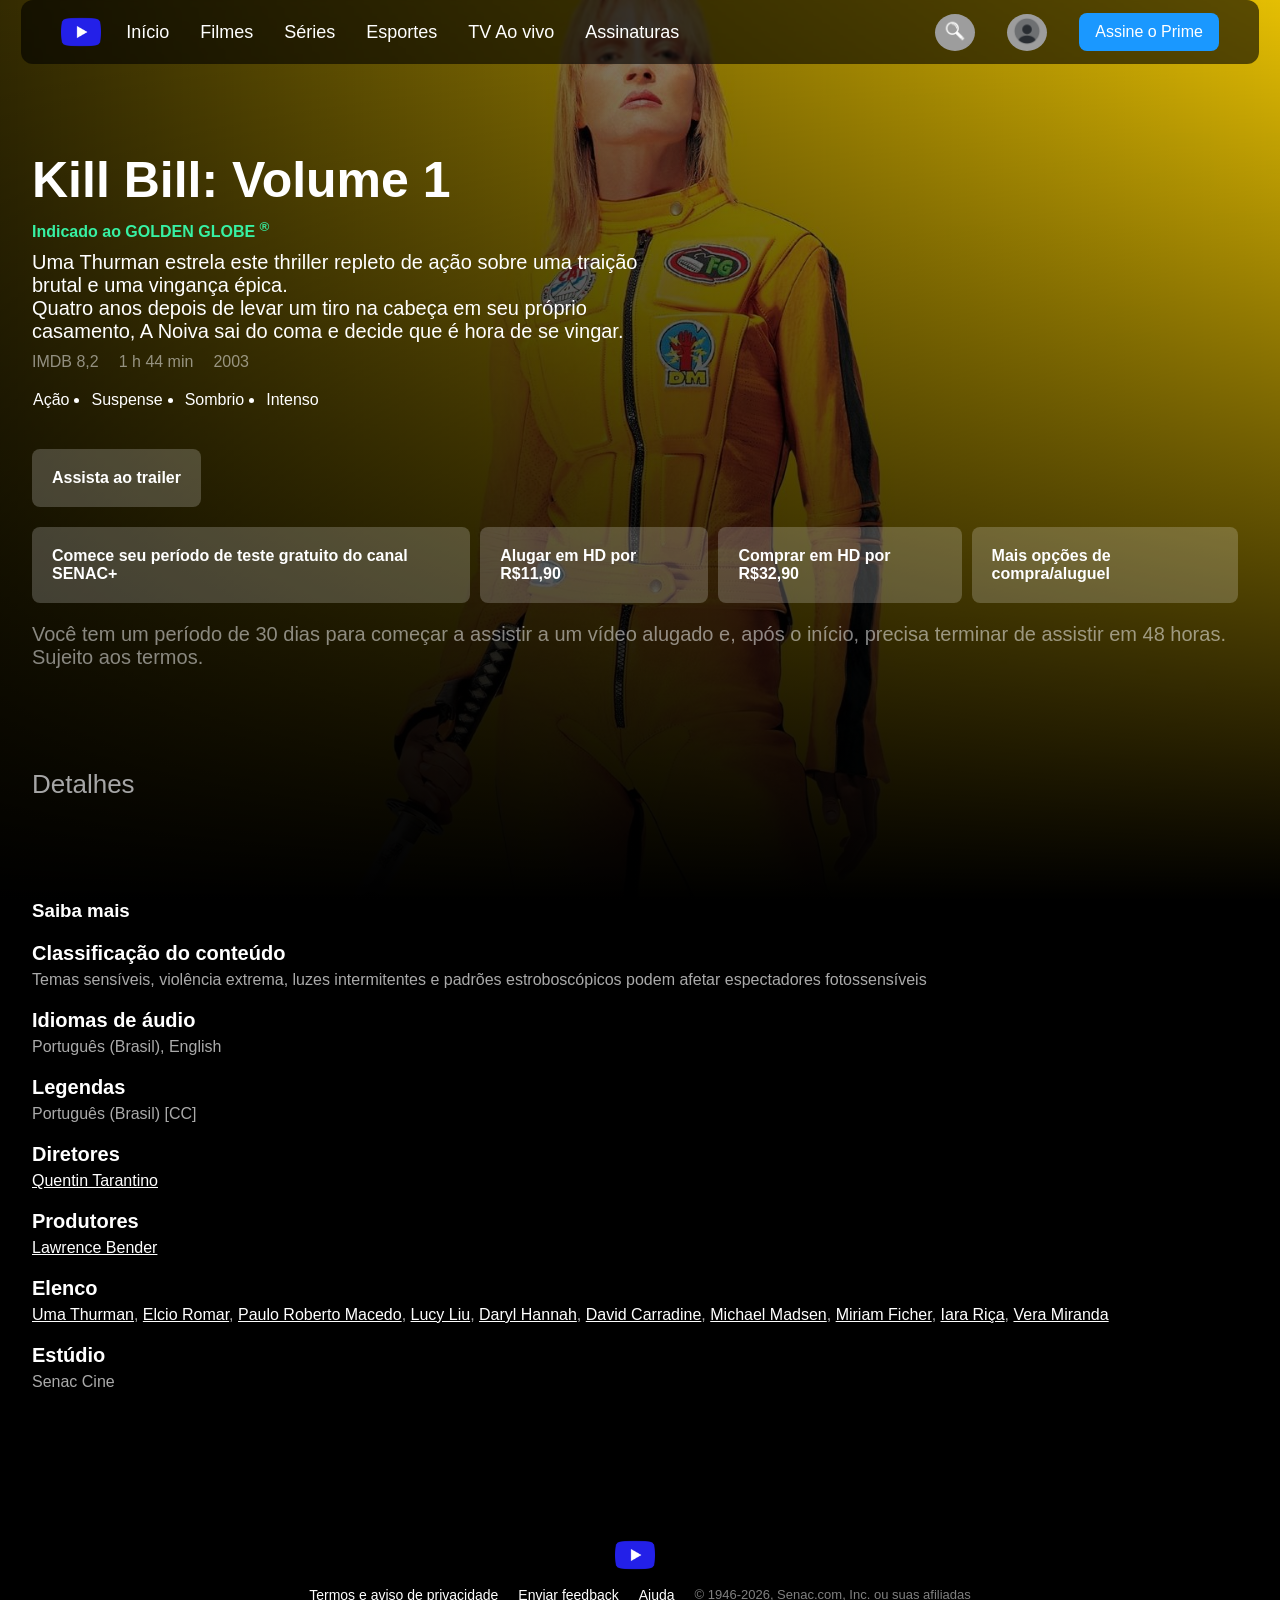
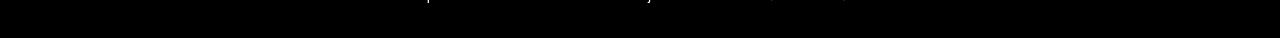
<file: Proa-HTML-CSS/Projeto-filme/index.html>
<!DOCTYPE html>
<html lang="pt-br">

<head>

    <meta charset="UTF-8">
    <meta name="viewport" content="width=device-width, initial-scale=1.0">
    <meta http-equiv="X-UA-Compatible" content="IE=7">
    <meta http-equiv="X-UA-Compatible" content="ie=edge">
    <meta name="keywords" content="Filme, Kill Bill, Proa, Prime Video">
    <meta name="description" content="">
    <meta name="author" content="Renan de Castro Teixeira">
    <meta name="robots" content="index,follow">

    <link rel="shortcut icon" href="img/youtube-blue.png" type="image/x-icon">

    <link rel="stylesheet" href="css/style.css">

    <title>Proa Prime Video - Kill Bill: Volume 1</title>

</head>

<body>

    <!-- Conteúdo principal (main) do site-->
    <main>
        <header>

            <!-- Nav bar (barra de navegação) -->
            <nav>
                <img id="logotipo" src="img/youtube-blue.png" alt="Logo do Site" title="Logo do site">
                <ul id="nav-links">
                    <li><a href="">Início</a></li>
                    <li><a href="">Filmes</a></li>
                    <li><a href="">Séries</a></li>
                    <li><a href="">Esportes</a></li>
                    <li><a href="">TV Ao vivo</a></li>
                    <li><a href="">Assinaturas</a></li>
                </ul>

                <div class="nav-right">
                    
                    <button id="lupa">
                        <img src="img/lupa.png" alt="Buscar">
                    </button>

                    <button id="perfil">
                        <img src="img/perfil-icone.png" alt="Perfil">
                    </button>

                    <a id="botao-prime" href="">Assine o Prime</a>
                </div>

            </nav>

        </header>

        <section id="conteudo-principal">
            <section id="info-filme">

                <h1>Kill Bill: Volume 1</h1>
                <p style="color: #37F1A3;"><b>Indicado ao GOLDEN GLOBE <sup>®</sup></b></p>

                <h2>Uma Thurman estrela este thriller repleto de ação sobre uma traição brutal e uma vingança épica.<br>
                    Quatro anos depois de levar um tiro na cabeça em seu próprio casamento, A Noiva sai do coma e decide
                    que é hora de se vingar.</h2>

                <ul class="caracteristicas-filme">
                    <li>IMDB 8,2</li>
                    <li>1 h 44 min</li>
                    <li>2003</li>
                </ul>

                <ul class="genero-filme">
                    <li style="list-style-type: none;">Ação</li>
                    <li>Suspense</li>
                    <li>Sombrio</li>
                    <li>Intenso</li>
                </ul>

                <p id="assista-ao-trailer"><a href="https://www.youtube.com/watch?v=7kSuas6mRpk&t" target="_blank">Assista ao trailer</a></p>

            </section>

            <section id="info-prime-video">

                <p>Comece seu período de teste gratuito do canal SENAC+</p>
                <p>Alugar em HD por R$11,90</p>
                <p>Comprar em HD por R$32,90</p>
                <p>Mais opções de compra/aluguel</p>

            </section>

            <section>
                <p id="desc-aluguel">Você tem um período de 30 dias para começar a assistir a um vídeo alugado e, após o
                    início, precisa terminar de assistir em 48 horas. <br>Sujeito aos termos.</p>
            </section>

            <section id="section-detalhes-relacionados">
                <ul style="display: flex; flex-direction: row; gap: 32px; font-size: 26px; cursor: pointer; " >
                    <!-- <li style="list-style-type: none; ">Relacionados</li> -->
                    <li style="list-style-type: none;"><a href="#detalhes-filme">Detalhes</a></li>
                </ul>
            </section>
        </section>

        <section id="detalhes-filme" >

            <h3>Saiba mais</h3>

            <dl>
                <dt>Classificação do conteúdo</dt>
                <dd>Temas sensíveis, violência extrema, luzes intermitentes e padrões estroboscópicos podem afetar espectadores fotossensíveis</dd>

                <dt>Idiomas de áudio</dt>
                <dd>Português (Brasil), English</dd>

                <dt>Legendas</dt>
                <dd>Português (Brasil) [CC]</dd>

                <dt>Diretores</dt>
                <dd><a href="#">Quentin Tarantino</a></dd>

                <dt>Produtores</dt>
                <dd><a href="#">Lawrence Bender</a></dd>

                <dt>Elenco</dt>
                <dd>
                    <a href="#">Uma Thurman</a>,
                    <a href="#">Elcio Romar</a>,
                    <a href="#">Paulo Roberto Macedo</a>,
                    <a href="#">Lucy Liu</a>,  
                    <a href="#">Daryl Hannah</a>, 
                    <a href="#">David Carradine</a>, 
                    <a href="#">Michael Madsen</a>,  
                    <a href="#">Miriam Ficher</a>,  
                    <a href="#">Iara Riça</a>,  
                    <a href="#">Vera Miranda</a>
                </dd>

                <dt>Estúdio</dt>
                <dd>Senac Cine</dd>
            </dl>

        </section> 

    </main>

    <!-- Rodapé (footer) do site -->
    <footer>

        <img id="logotipo" src="img/youtube-blue.png" alt="Logo do Site" title="Logo do site"> 

        <section id="links-rodape">
            <a href="">Termos e aviso de privacidade</a>
            <a href="">Enviar feedback</a>
            <a href="">Ajuda</a>

            <p id="copyright-rodape">
                © 1946-2026, Senac.com, Inc. ou suas afiliadas
            </p>
        </section>

    </footer>

</body>

</html>
</file>
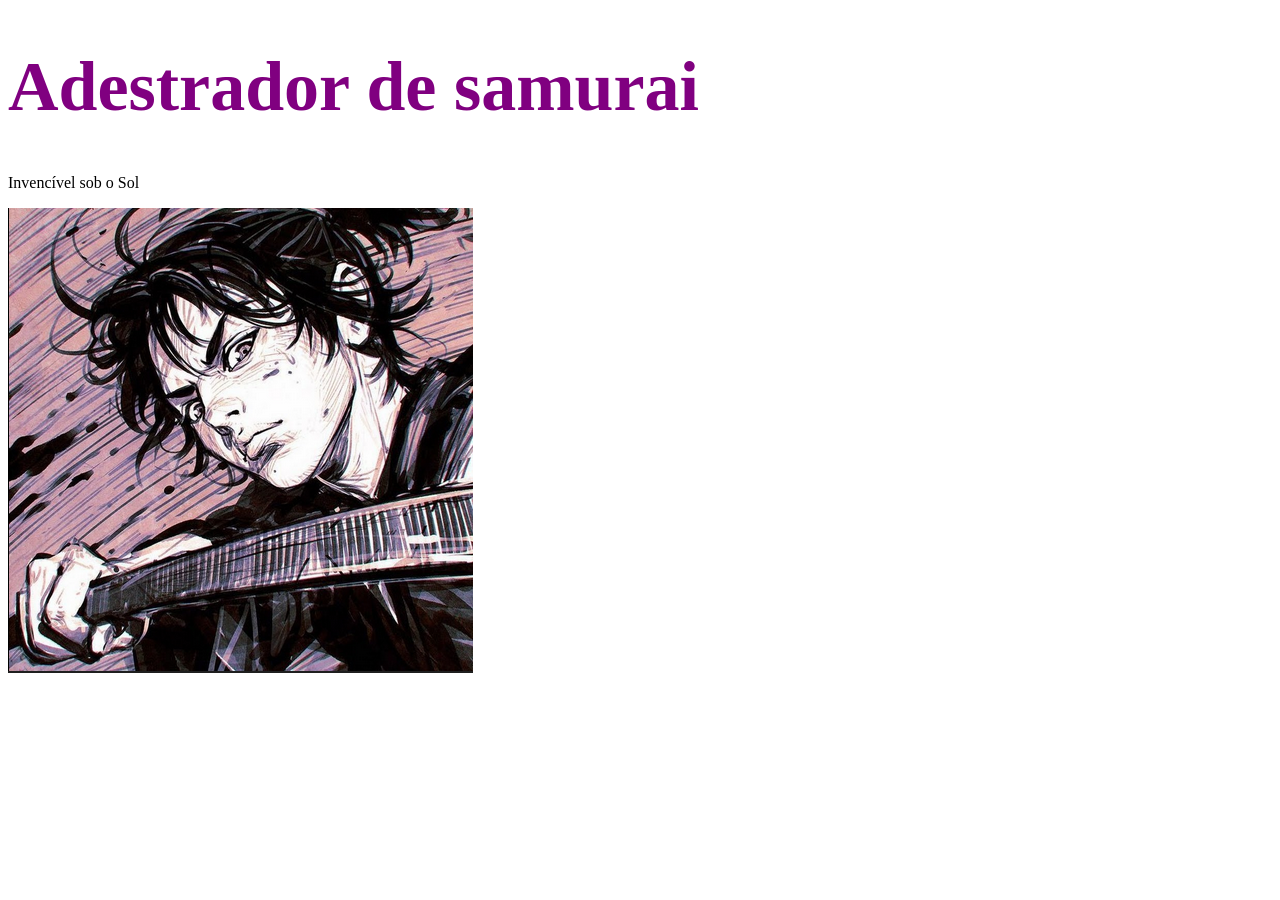
<file: Proa-HTML-CSS/Exemplos/index01.html>
<!DOCTYPE html> 

<html lang="pt-br"> 

    <head>
        <meta charset="UTF-8">
        <meta name="viewport" content="width=device-width, initial-scale=1.0">
        <meta name="keywords" content="Samurai,Vagabond,Espadachim">
        <meta name="description" content="Página com imagem do Samurai Musashi, um Espadachim do manga Vagabond">
        <meta name ="author" content="Renan de Castro Teixeira">
        <title>Segunda página html</title>
        <link rel="shortcut icon" href="img/Captura de tela 2026-01-13 182402.png" type="image/x-icon">
    </head>

    <body>
        <h1 style="font-size: 70px; color: purple;">Adestrador de samurai</h1>
        <p>Invencível sob o Sol</p> 
        <img src="img/Captura de tela 2026-01-21 153542.png" alt="Musashi">
        <a href=""></a>
    </body>

</html>
</file>
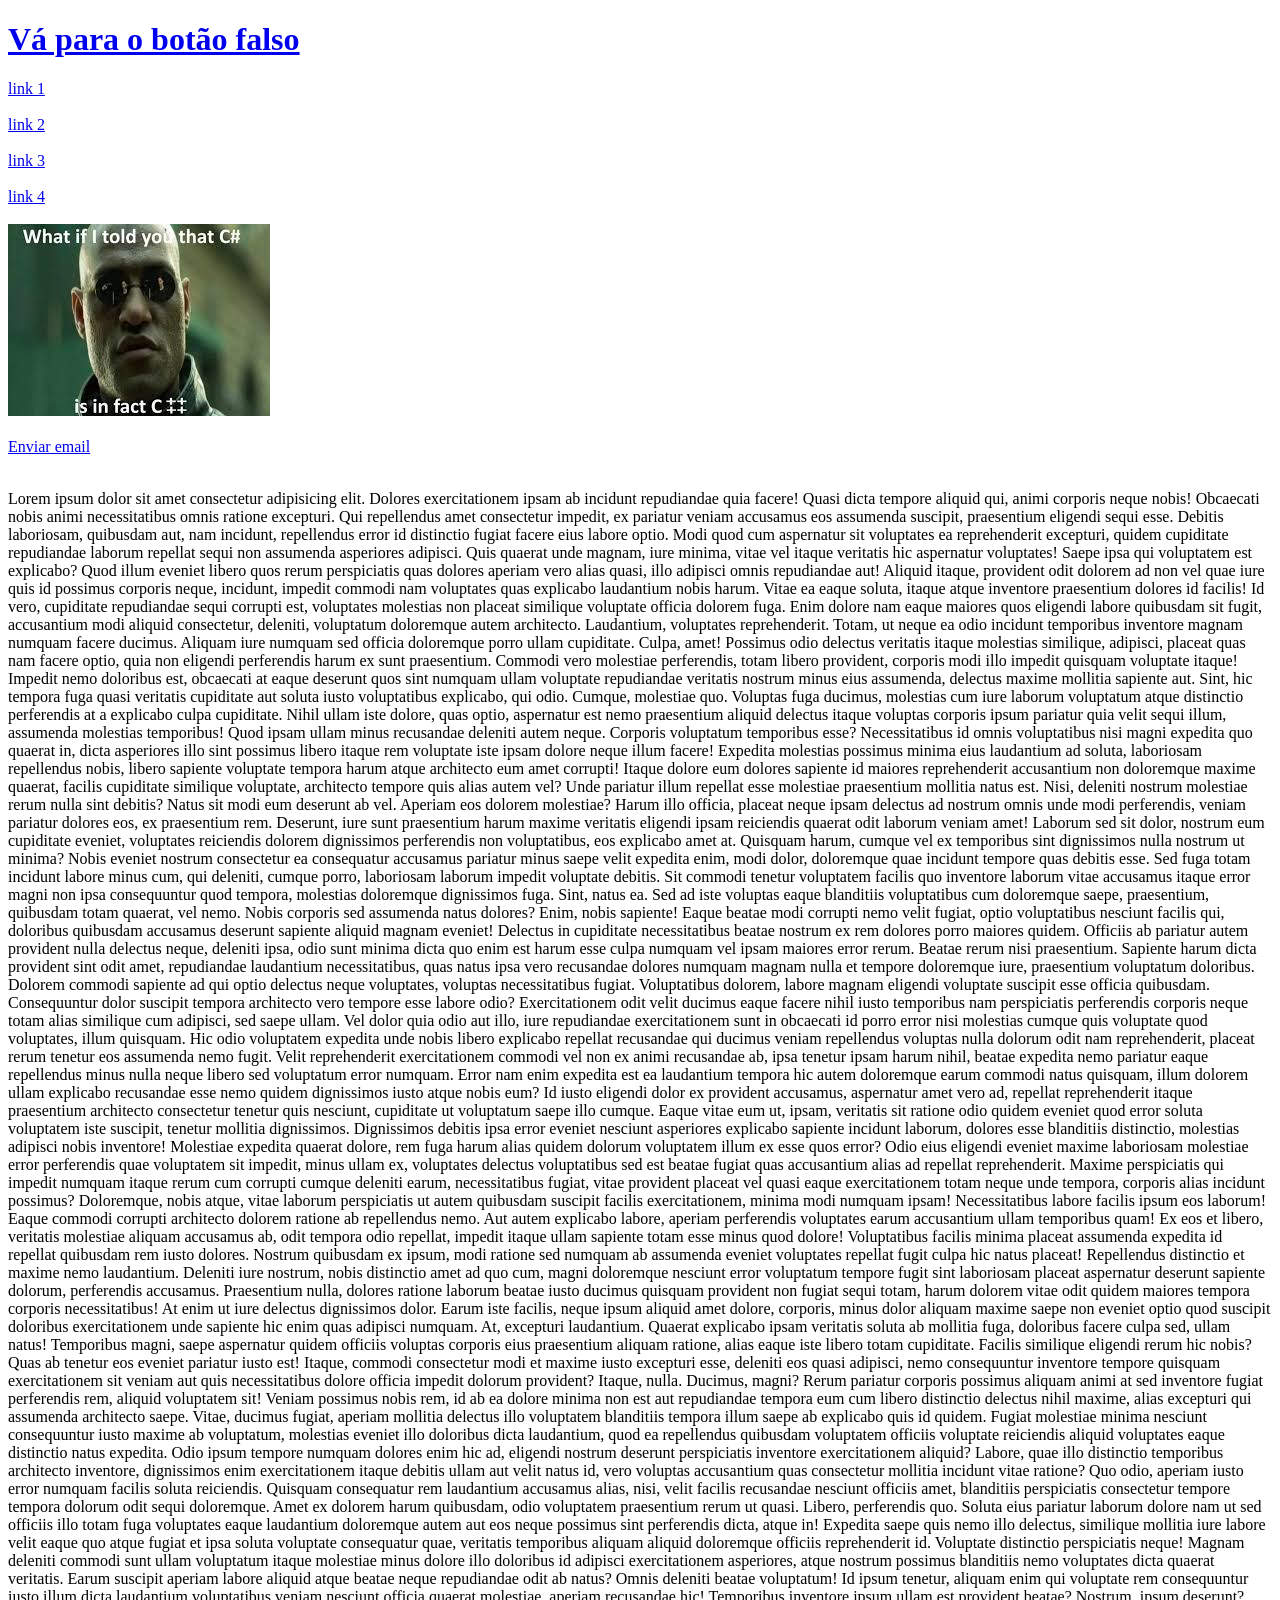
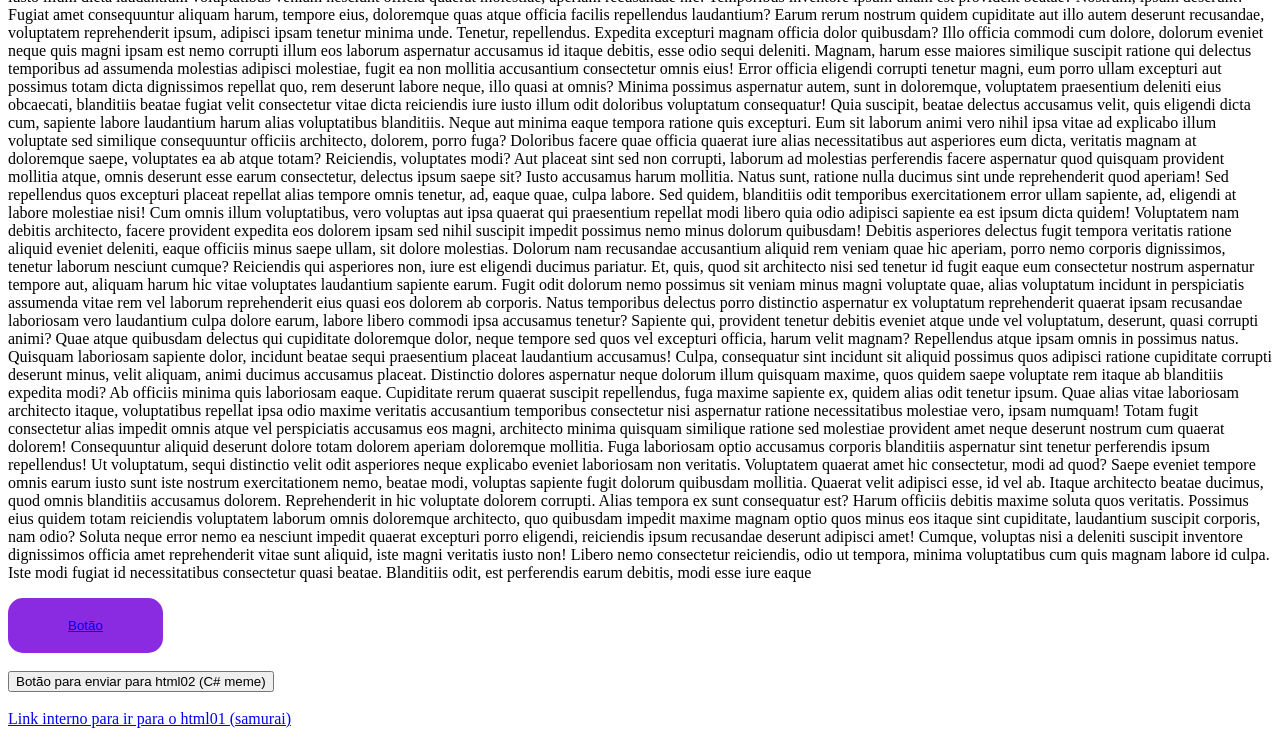
<file: Proa-HTML-CSS/Exemplos/index03.html>
<!DOCTYPE html>
<html lang="pt-br">

<head>

    <meta charset="UTF-8">
    <meta name="viewport" content="width=device-width, initial-scale=1.0">

    <title>Links</title>

    <style>
        #botao{
            background-color: blueviolet;
            color: white;
            padding: 20px 60px;
            border: 0;
            border-radius: 15px;
        }
    </style>

</head>

<body>

    <a href="#botao"><h1>Vá para o botão falso</h1></a>

   <a href="https://www.w3schools.com/html/html_links.asp" target="_self">link 1</a><br><br>

   <a href="https://www.w3schools.com/html/html_links.asp" target="_blank">link 2</a><br><br>

   <a href="https://www.w3schools.com/html/html_links.asp" target="_parent">link 3</a><br><br>

   <a href="https://www.w3schools.com/html/html_links.asp" target="_top">link 4</a><br><br>

   <a href="https://www.w3schools.com/html/html_links.asp"> <img src="img/c-matrix.jpg" alt="c# matrix meme image" title="Imagem com um meme envolvendo C# e Matrix"></a><br><br>

    <a href="mailto:someone@example.com">Enviar email</a><br><br>

    <p>
        Lorem ipsum dolor sit amet consectetur adipisicing elit. Dolores exercitationem ipsam ab incidunt repudiandae quia facere! Quasi dicta tempore aliquid qui, animi corporis neque nobis! Obcaecati nobis animi necessitatibus omnis ratione excepturi. Qui repellendus amet consectetur impedit, ex pariatur veniam accusamus eos assumenda suscipit, praesentium eligendi sequi esse. Debitis laboriosam, quibusdam aut, nam incidunt, repellendus error id distinctio fugiat facere eius labore optio. Modi quod cum aspernatur sit voluptates ea reprehenderit excepturi, quidem cupiditate repudiandae laborum repellat sequi non assumenda asperiores adipisci. Quis quaerat unde magnam, iure minima, vitae vel itaque veritatis hic aspernatur voluptates! Saepe ipsa qui voluptatem est explicabo? Quod illum eveniet libero quos rerum perspiciatis quas dolores aperiam vero alias quasi, illo adipisci omnis repudiandae aut! Aliquid itaque, provident odit dolorem ad non vel quae iure quis id possimus corporis neque, incidunt, impedit commodi nam voluptates quas explicabo laudantium nobis harum. Vitae ea eaque soluta, itaque atque inventore praesentium dolores id facilis! Id vero, cupiditate repudiandae sequi corrupti est, voluptates molestias non placeat similique voluptate officia dolorem fuga. Enim dolore nam eaque maiores quos eligendi labore quibusdam sit fugit, accusantium modi aliquid consectetur, deleniti, voluptatum doloremque autem architecto. Laudantium, voluptates reprehenderit. Totam, ut neque ea odio incidunt temporibus inventore magnam numquam facere ducimus. Aliquam iure numquam sed officia doloremque porro ullam cupiditate. Culpa, amet! Possimus odio delectus veritatis itaque molestias similique, adipisci, placeat quas nam facere optio, quia non eligendi perferendis harum ex sunt praesentium. Commodi vero molestiae perferendis, totam libero provident, corporis modi illo impedit quisquam voluptate itaque! Impedit nemo doloribus est, obcaecati at eaque deserunt quos sint numquam ullam voluptate repudiandae veritatis nostrum minus eius assumenda, delectus maxime mollitia sapiente aut. Sint, hic tempora fuga quasi veritatis cupiditate aut soluta iusto voluptatibus explicabo, qui odio. Cumque, molestiae quo. Voluptas fuga ducimus, molestias cum iure laborum voluptatum atque distinctio perferendis at a explicabo culpa cupiditate. Nihil ullam iste dolore, quas optio, aspernatur est nemo praesentium aliquid delectus itaque voluptas corporis ipsum pariatur quia velit sequi illum, assumenda molestias temporibus! Quod ipsam ullam minus recusandae deleniti autem neque. Corporis voluptatum temporibus esse? Necessitatibus id omnis voluptatibus nisi magni expedita quo quaerat in, dicta asperiores illo sint possimus libero itaque rem voluptate iste ipsam dolore neque illum facere! Expedita molestias possimus minima eius laudantium ad soluta, laboriosam repellendus nobis, libero sapiente voluptate tempora harum atque architecto eum amet corrupti! Itaque dolore eum dolores sapiente id maiores reprehenderit accusantium non doloremque maxime quaerat, facilis cupiditate similique voluptate, architecto tempore quis alias autem vel? Unde pariatur illum repellat esse molestiae praesentium mollitia natus est. Nisi, deleniti nostrum molestiae rerum nulla sint debitis? Natus sit modi eum deserunt ab vel. Aperiam eos dolorem molestiae? Harum illo officia, placeat neque ipsam delectus ad nostrum omnis unde modi perferendis, veniam pariatur dolores eos, ex praesentium rem. Deserunt, iure sunt praesentium harum maxime veritatis eligendi ipsam reiciendis quaerat odit laborum veniam amet! Laborum sed sit dolor, nostrum eum cupiditate eveniet, voluptates reiciendis dolorem dignissimos perferendis non voluptatibus, eos explicabo amet at. Quisquam harum, cumque vel ex temporibus sint dignissimos nulla nostrum ut minima? Nobis eveniet nostrum consectetur ea consequatur accusamus pariatur minus saepe velit expedita enim, modi dolor, doloremque quae incidunt tempore quas debitis esse. Sed fuga totam incidunt labore minus cum, qui deleniti, cumque porro, laboriosam laborum impedit voluptate debitis. Sit commodi tenetur voluptatem facilis quo inventore laborum vitae accusamus itaque error magni non ipsa consequuntur quod tempora, molestias doloremque dignissimos fuga. Sint, natus ea. Sed ad iste voluptas eaque blanditiis voluptatibus cum doloremque saepe, praesentium, quibusdam totam quaerat, vel nemo. Nobis corporis sed assumenda natus dolores? Enim, nobis sapiente! Eaque beatae modi corrupti nemo velit fugiat, optio voluptatibus nesciunt facilis qui, doloribus quibusdam accusamus deserunt sapiente aliquid magnam eveniet! Delectus in cupiditate necessitatibus beatae nostrum ex rem dolores porro maiores quidem. Officiis ab pariatur autem provident nulla delectus neque, deleniti ipsa, odio sunt minima dicta quo enim est harum esse culpa numquam vel ipsam maiores error rerum. Beatae rerum nisi praesentium. Sapiente harum dicta provident sint odit amet, repudiandae laudantium necessitatibus, quas natus ipsa vero recusandae dolores numquam magnam nulla et tempore doloremque iure, praesentium voluptatum doloribus. Dolorem commodi sapiente ad qui optio delectus neque voluptates, voluptas necessitatibus fugiat. Voluptatibus dolorem, labore magnam eligendi voluptate suscipit esse officia quibusdam. Consequuntur dolor suscipit tempora architecto vero tempore esse labore odio? Exercitationem odit velit ducimus eaque facere nihil iusto temporibus nam perspiciatis perferendis corporis neque totam alias similique cum adipisci, sed saepe ullam. Vel dolor quia odio aut illo, iure repudiandae exercitationem sunt in obcaecati id porro error nisi molestias cumque quis voluptate quod voluptates, illum quisquam. Hic odio voluptatem expedita unde nobis libero explicabo repellat recusandae qui ducimus veniam repellendus voluptas nulla dolorum odit nam reprehenderit, placeat rerum tenetur eos assumenda nemo fugit. Velit reprehenderit exercitationem commodi vel non ex animi recusandae ab, ipsa tenetur ipsam harum nihil, beatae expedita nemo pariatur eaque repellendus minus nulla neque libero sed voluptatum error numquam. Error nam enim expedita est ea laudantium tempora hic autem doloremque earum commodi natus quisquam, illum dolorem ullam explicabo recusandae esse nemo quidem dignissimos iusto atque nobis eum? Id iusto eligendi dolor ex provident accusamus, aspernatur amet vero ad, repellat reprehenderit itaque praesentium architecto consectetur tenetur quis nesciunt, cupiditate ut voluptatum saepe illo cumque. Eaque vitae eum ut, ipsam, veritatis sit ratione odio quidem eveniet quod error soluta voluptatem iste suscipit, tenetur mollitia dignissimos. Dignissimos debitis ipsa error eveniet nesciunt asperiores explicabo sapiente incidunt laborum, dolores esse blanditiis distinctio, molestias adipisci nobis inventore! Molestiae expedita quaerat dolore, rem fuga harum alias quidem dolorum voluptatem illum ex esse quos error? Odio eius eligendi eveniet maxime laboriosam molestiae error perferendis quae voluptatem sit impedit, minus ullam ex, voluptates delectus voluptatibus sed est beatae fugiat quas accusantium alias ad repellat reprehenderit. Maxime perspiciatis qui impedit numquam itaque rerum cum corrupti cumque deleniti earum, necessitatibus fugiat, vitae provident placeat vel quasi eaque exercitationem totam neque unde tempora, corporis alias incidunt possimus? Doloremque, nobis atque, vitae laborum perspiciatis ut autem quibusdam suscipit facilis exercitationem, minima modi numquam ipsam! Necessitatibus labore facilis ipsum eos laborum! Eaque commodi corrupti architecto dolorem ratione ab repellendus nemo. Aut autem explicabo labore, aperiam perferendis voluptates earum accusantium ullam temporibus quam! Ex eos et libero, veritatis molestiae aliquam accusamus ab, odit tempora odio repellat, impedit itaque ullam sapiente totam esse minus quod dolore! Voluptatibus facilis minima placeat assumenda expedita id repellat quibusdam rem iusto dolores. Nostrum quibusdam ex ipsum, modi ratione sed numquam ab assumenda eveniet voluptates repellat fugit culpa hic natus placeat! Repellendus distinctio et maxime nemo laudantium. Deleniti iure nostrum, nobis distinctio amet ad quo cum, magni doloremque nesciunt error voluptatum tempore fugit sint laboriosam placeat aspernatur deserunt sapiente dolorum, perferendis accusamus. Praesentium nulla, dolores ratione laborum beatae iusto ducimus quisquam provident non fugiat sequi totam, harum dolorem vitae odit quidem maiores tempora corporis necessitatibus! At enim ut iure delectus dignissimos dolor. Earum iste facilis, neque ipsum aliquid amet dolore, corporis, minus dolor aliquam maxime saepe non eveniet optio quod suscipit doloribus exercitationem unde sapiente hic enim quas adipisci numquam. At, excepturi laudantium. Quaerat explicabo ipsam veritatis soluta ab mollitia fuga, doloribus facere culpa sed, ullam natus! Temporibus magni, saepe aspernatur quidem officiis voluptas corporis eius praesentium aliquam ratione, alias eaque iste libero totam cupiditate. Facilis similique eligendi rerum hic nobis? Quas ab tenetur eos eveniet pariatur iusto est! Itaque, commodi consectetur modi et maxime iusto excepturi esse, deleniti eos quasi adipisci, nemo consequuntur inventore tempore quisquam exercitationem sit veniam aut quis necessitatibus dolore officia impedit dolorum provident? Itaque, nulla. Ducimus, magni? Rerum pariatur corporis possimus aliquam animi at sed inventore fugiat perferendis rem, aliquid voluptatem sit! Veniam possimus nobis rem, id ab ea dolore minima non est aut repudiandae tempora eum cum libero distinctio delectus nihil maxime, alias excepturi qui assumenda architecto saepe. Vitae, ducimus fugiat, aperiam mollitia delectus illo voluptatem blanditiis tempora illum saepe ab explicabo quis id quidem. Fugiat molestiae minima nesciunt consequuntur iusto maxime ab voluptatum, molestias eveniet illo doloribus dicta laudantium, quod ea repellendus quibusdam voluptatem officiis voluptate reiciendis aliquid voluptates eaque distinctio natus expedita. Odio ipsum tempore numquam dolores enim hic ad, eligendi nostrum deserunt perspiciatis inventore exercitationem aliquid? Labore, quae illo distinctio temporibus architecto inventore, dignissimos enim exercitationem itaque debitis ullam aut velit natus id, vero voluptas accusantium quas consectetur mollitia incidunt vitae ratione? Quo odio, aperiam iusto error numquam facilis soluta reiciendis. Quisquam consequatur rem laudantium accusamus alias, nisi, velit facilis recusandae nesciunt officiis amet, blanditiis perspiciatis consectetur tempore tempora dolorum odit sequi doloremque. Amet ex dolorem harum quibusdam, odio voluptatem praesentium rerum ut quasi. Libero, perferendis quo. Soluta eius pariatur laborum dolore nam ut sed officiis illo totam fuga voluptates eaque laudantium doloremque autem aut eos neque possimus sint perferendis dicta, atque in! Expedita saepe quis nemo illo delectus, similique mollitia iure labore velit eaque quo atque fugiat et ipsa soluta voluptate consequatur quae, veritatis temporibus aliquam aliquid doloremque officiis reprehenderit id. Voluptate distinctio perspiciatis neque! Magnam deleniti commodi sunt ullam voluptatum itaque molestiae minus dolore illo doloribus id adipisci exercitationem asperiores, atque nostrum possimus blanditiis nemo voluptates dicta quaerat veritatis. Earum suscipit aperiam labore aliquid atque beatae neque repudiandae odit ab natus? Omnis deleniti beatae voluptatum! Id ipsum tenetur, aliquam enim qui voluptate rem consequuntur iusto illum dicta laudantium voluptatibus veniam nesciunt officia quaerat molestiae, aperiam recusandae hic! Temporibus inventore ipsum ullam est provident beatae? Nostrum, ipsum deserunt? Fugiat amet consequuntur aliquam harum, tempore eius, doloremque quas atque officia facilis repellendus laudantium? Earum rerum nostrum quidem cupiditate aut illo autem deserunt recusandae, voluptatem reprehenderit ipsum, adipisci ipsam tenetur minima unde. Tenetur, repellendus. Expedita excepturi magnam officia dolor quibusdam? Illo officia commodi cum dolore, dolorum eveniet neque quis magni ipsam est nemo corrupti illum eos laborum aspernatur accusamus id itaque debitis, esse odio sequi deleniti. Magnam, harum esse maiores similique suscipit ratione qui delectus temporibus ad assumenda molestias adipisci molestiae, fugit ea non mollitia accusantium consectetur omnis eius! Error officia eligendi corrupti tenetur magni, eum porro ullam excepturi aut possimus totam dicta dignissimos repellat quo, rem deserunt labore neque, illo quasi at omnis? Minima possimus aspernatur autem, sunt in doloremque, voluptatem praesentium deleniti eius obcaecati, blanditiis beatae fugiat velit consectetur vitae dicta reiciendis iure iusto illum odit doloribus voluptatum consequatur! Quia suscipit, beatae delectus accusamus velit, quis eligendi dicta cum, sapiente labore laudantium harum alias voluptatibus blanditiis. Neque aut minima eaque tempora ratione quis excepturi. Eum sit laborum animi vero nihil ipsa vitae ad explicabo illum voluptate sed similique consequuntur officiis architecto, dolorem, porro fuga? Doloribus facere quae officia quaerat iure alias necessitatibus aut asperiores eum dicta, veritatis magnam at doloremque saepe, voluptates ea ab atque totam? Reiciendis, voluptates modi? Aut placeat sint sed non corrupti, laborum ad molestias perferendis facere aspernatur quod quisquam provident mollitia atque, omnis deserunt esse earum consectetur, delectus ipsum saepe sit? Iusto accusamus harum mollitia. Natus sunt, ratione nulla ducimus sint unde reprehenderit quod aperiam! Sed repellendus quos excepturi placeat repellat alias tempore omnis tenetur, ad, eaque quae, culpa labore. Sed quidem, blanditiis odit temporibus exercitationem error ullam sapiente, ad, eligendi at labore molestiae nisi! Cum omnis illum voluptatibus, vero voluptas aut ipsa quaerat qui praesentium repellat modi libero quia odio adipisci sapiente ea est ipsum dicta quidem! Voluptatem nam debitis architecto, facere provident expedita eos dolorem ipsam sed nihil suscipit impedit possimus nemo minus dolorum quibusdam! Debitis asperiores delectus fugit tempora veritatis ratione aliquid eveniet deleniti, eaque officiis minus saepe ullam, sit dolore molestias. Dolorum nam recusandae accusantium aliquid rem veniam quae hic aperiam, porro nemo corporis dignissimos, tenetur laborum nesciunt cumque? Reiciendis qui asperiores non, iure est eligendi ducimus pariatur. Et, quis, quod sit architecto nisi sed tenetur id fugit eaque eum consectetur nostrum aspernatur tempore aut, aliquam harum hic vitae voluptates laudantium sapiente earum. Fugit odit dolorum nemo possimus sit veniam minus magni voluptate quae, alias voluptatum incidunt in perspiciatis assumenda vitae rem vel laborum reprehenderit eius quasi eos dolorem ab corporis. Natus temporibus delectus porro distinctio aspernatur ex voluptatum reprehenderit quaerat ipsam recusandae laboriosam vero laudantium culpa dolore earum, labore libero commodi ipsa accusamus tenetur? Sapiente qui, provident tenetur debitis eveniet atque unde vel voluptatum, deserunt, quasi corrupti animi? Quae atque quibusdam delectus qui cupiditate doloremque dolor, neque tempore sed quos vel excepturi officia, harum velit magnam? Repellendus atque ipsam omnis in possimus natus. Quisquam laboriosam sapiente dolor, incidunt beatae sequi praesentium placeat laudantium accusamus! Culpa, consequatur sint incidunt sit aliquid possimus quos adipisci ratione cupiditate corrupti deserunt minus, velit aliquam, animi ducimus accusamus placeat. Distinctio dolores aspernatur neque dolorum illum quisquam maxime, quos quidem saepe voluptate rem itaque ab blanditiis expedita modi? Ab officiis minima quis laboriosam eaque. Cupiditate rerum quaerat suscipit repellendus, fuga maxime sapiente ex, quidem alias odit tenetur ipsum. Quae alias vitae laboriosam architecto itaque, voluptatibus repellat ipsa odio maxime veritatis accusantium temporibus consectetur nisi aspernatur ratione necessitatibus molestiae vero, ipsam numquam! Totam fugit consectetur alias impedit omnis atque vel perspiciatis accusamus eos magni, architecto minima quisquam similique ratione sed molestiae provident amet neque deserunt nostrum cum quaerat dolorem! Consequuntur aliquid deserunt dolore totam dolorem aperiam doloremque mollitia. Fuga laboriosam optio accusamus corporis blanditiis aspernatur sint tenetur perferendis ipsum repellendus! Ut voluptatum, sequi distinctio velit odit asperiores neque explicabo eveniet laboriosam non veritatis. Voluptatem quaerat amet hic consectetur, modi ad quod? Saepe eveniet tempore omnis earum iusto sunt iste nostrum exercitationem nemo, beatae modi, voluptas sapiente fugit dolorum quibusdam mollitia. Quaerat velit adipisci esse, id vel ab. Itaque architecto beatae ducimus, quod omnis blanditiis accusamus dolorem. Reprehenderit in hic voluptate dolorem corrupti. Alias tempora ex sunt consequatur est? Harum officiis debitis maxime soluta quos veritatis. Possimus eius quidem totam reiciendis voluptatem laborum omnis doloremque architecto, quo quibusdam impedit maxime magnam optio quos minus eos itaque sint cupiditate, laudantium suscipit corporis, nam odio? Soluta neque error nemo ea nesciunt impedit quaerat excepturi porro eligendi, reiciendis ipsum recusandae deserunt adipisci amet! Cumque, voluptas nisi a deleniti suscipit inventore dignissimos officia amet reprehenderit vitae sunt aliquid, iste magni veritatis iusto non! Libero nemo consectetur reiciendis, odio ut tempora, minima voluptatibus cum quis magnam labore id culpa. Iste modi fugiat id necessitatibus consectetur quasi beatae. Blanditiis odit, est perferendis earum debitis, modi esse iure eaque 
    </p>

   <button id="botao"><a href="https://www.youtube.com/">Botão</a></button><br><br>

   <button onclick="document.location='index02.html'">Botão para enviar para html02 (C# meme)</button><br><br>

   <a href="index01.html">Link interno para ir para o html01 (samurai)</a><br><br>

</body>

</html>
</file>
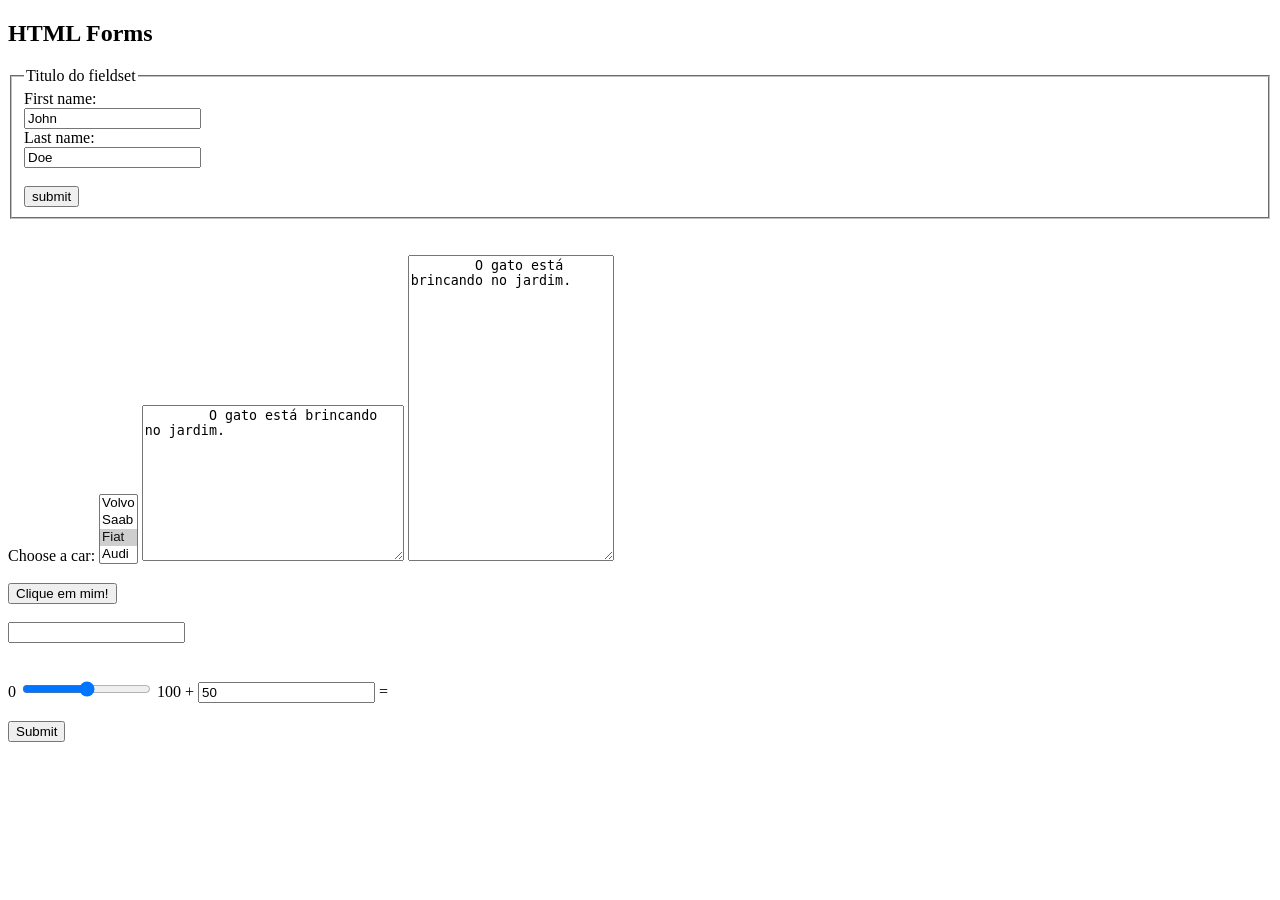
<file: Proa-HTML-CSS/Exemplos/index04.html>
<!DOCTYPE html>
<html lang="en">
<head>
    <meta charset="UTF-8">
    <meta name="viewport" content="width=device-width, initial-scale=1.0">
    <title>Forms</title>
</head>
<body>
    <h2>HTML Forms</h2>

    <form action="/action_page.php">
        <fieldset>
            <legend>Titulo do fieldset</legend>
            <label for="fname">First name:</label><br>
            <input type="text" id="fname" name="fname" value="John"> <br>
            <label for="lname">Last name:</label><br>
            <input type="text" id="lname" name="lname" value="Doe"> <br><br>
            <input type="submit" value="submit">
        </fieldset>
    </form>

    <br><br>
    
    <label for="cars">Choose a car:</label>
    <select id="cars" name="cars" size="4" multiple>
        <option value="volvo">Volvo</option>
        <option value="saab">Saab</option>
        <option value="fiat" selected>Fiat</option>
        <option value="audi">Audi</option>
    </select>

    <textarea name="mensagem" rows="10" cols="30">
        O gato está brincando no jardim.
    </textarea>

    <textarea name="mensagem" style="width: 200px; height: 300px">
        O gato está brincando no jardim.
    </textarea>

    <br><br>

    <button type="button" onclick="alert('Hello World!')"> Clique em mim!</button>

    <br><br>

    <form action="/action_page.php">
        <input list="browsers">
        <datalist id="browsers">
            <option value="Edge"></option>
            <option value="Firefox">
            <option value="Chrome">
            <option value="Opera">
            <option value="Safari">
        </datalist>
    </form>

    <br><br>

    <form action="/action_page.php" oninput="x.value=parseInt(a.value)+parseInt(b.value)">
        0
        <input type="range"  id="a" name="a" value="50">
        100 +
        <input type="number" id="b" name="b" value="50">
        =
        <output name="x" for="a b"></output>
        <br><br>
        <input type="submit">
    </form>
</body>
</html>
</file>
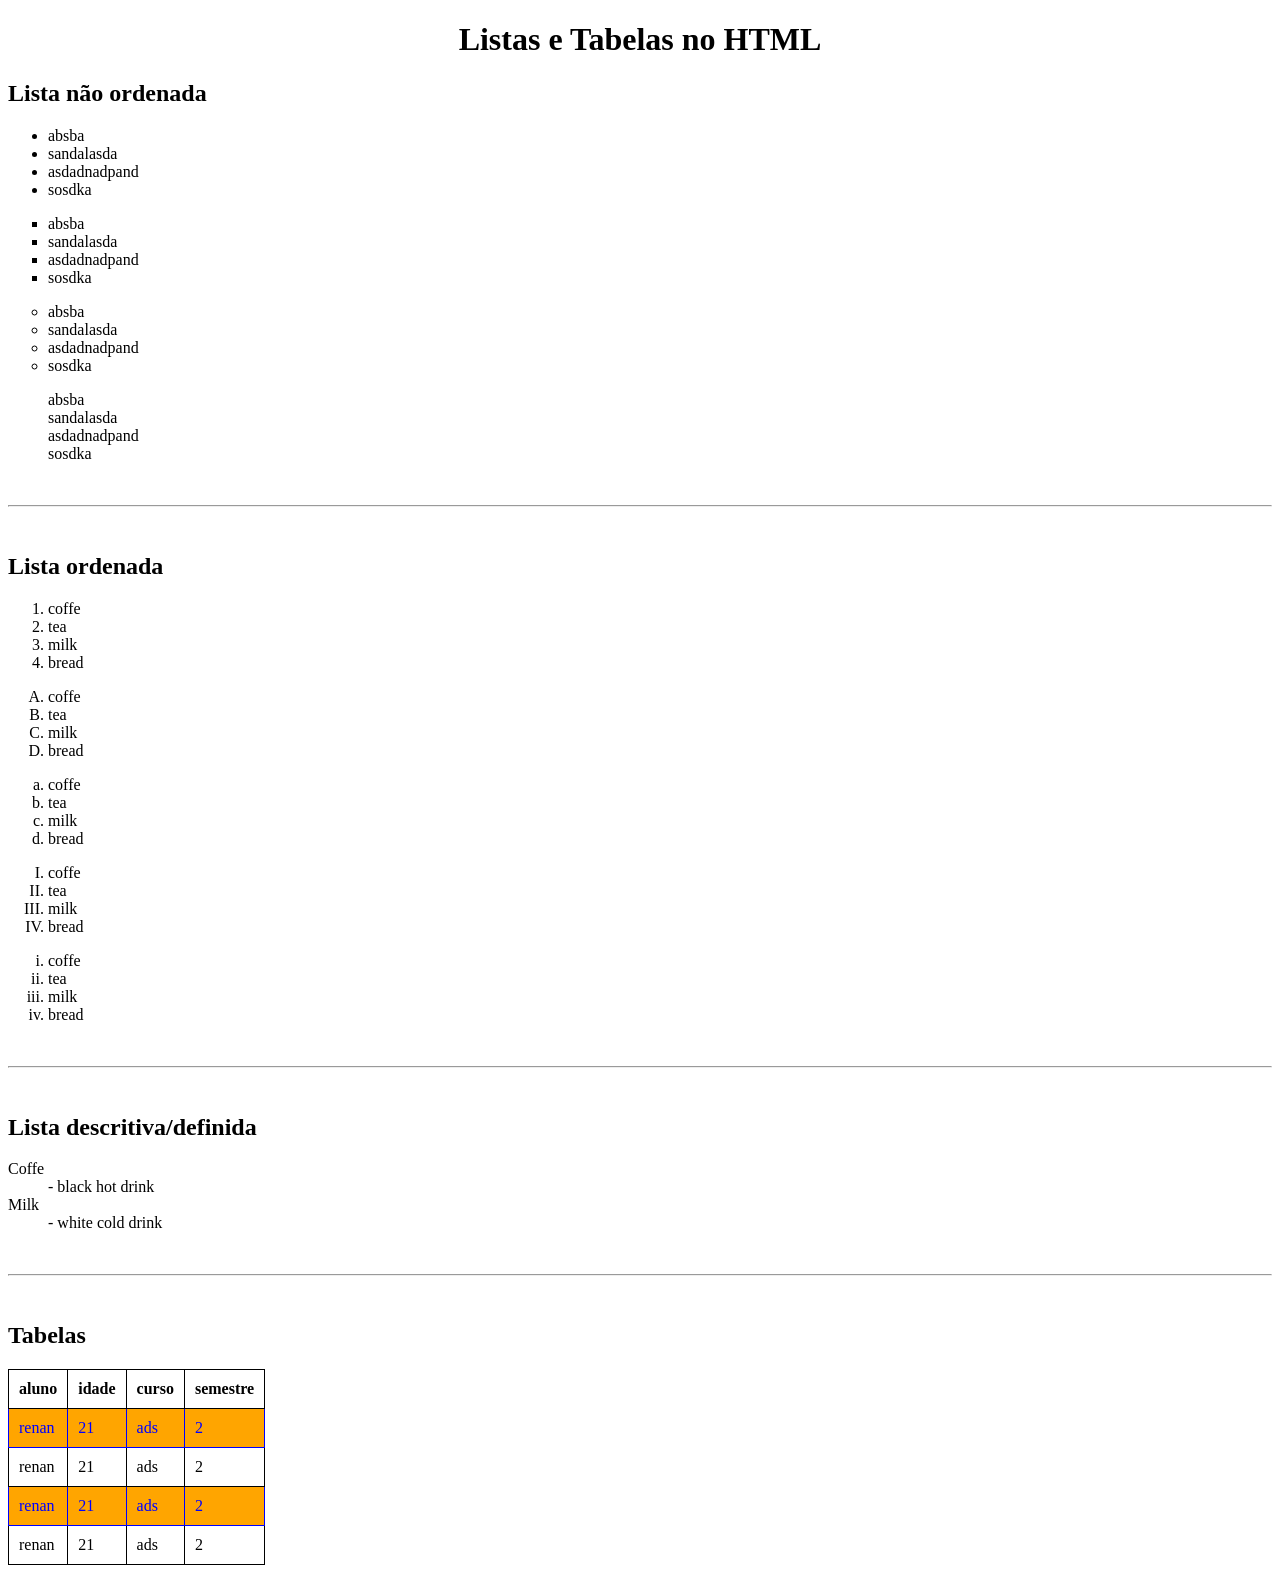
<file: Proa-HTML-CSS/Exemplos/index5.html>
<!DOCTYPE html>
<html lang="pt-br">

<head>

    <meta charset="UTF-8">
    <meta name="viewport" content="width=device-width, initial-scale=1.0">

    <title>Listas e Tabelas</title>

    <style>

        /* Estilização dos itens da tabela */
        th, td{
            border: 1px solid;
            padding: 10px;   
        }

        /* Estilização da tabela em si. É nela que conseguimos usar o border-collapse para retirar o espaçamento entre as bordas dos itens da tabela*/
        table{
             border-collapse: collapse;
        }

        /* Isso define que a estilização sera distribuida no itens de maneira par (even) nas linhas da tabela (table rows) */
        tr:nth-child(even){
            color: blue;
            background-color: orange;
        }

    </style>

</head>

<body>

    <h1 style="text-align: center;">Listas e Tabelas no HTML</h1>

    <!-- não possui formas de ordenação ao lado dos itens - Unordered list -->
    <h2>Lista não ordenada</h2>
    <ul>
        <li>absba</li>
        <li>sandalasda</li>
        <li>asdadnadpand</li>
        <li>sosdka</li>
    </ul>

    <ul type="square">
        <li>absba</li>
        <li>sandalasda</li>
        <li>asdadnadpand</li>
        <li>sosdka</li>
    </ul>

    <ul type="circle">
        <li>absba</li>
        <li>sandalasda</li>
        <li>asdadnadpand</li>
        <li>sosdka</li>
    </ul>

    <ul type="none">
        <li>absba</li>
        <li>sandalasda</li>
        <li>asdadnadpand</li>
        <li>sosdka</li>
    </ul>

    <br><hr><br>

    <!-- Lista ordenada. O "type" define qual caracter vai estar ao lado esquerdo do item na lista - Ordered list -->
     <h2>Lista ordenada</h2>
    <ol>
        <li>coffe</li>
        <li>tea</li>
        <li>milk</li>
        <li>bread</li>
    </ol>

    <ol type="A">
        <li>coffe</li>
        <li>tea</li>
        <li>milk</li>
        <li>bread</li>
    </ol>

    <ol type="a">
        <li>coffe</li>
        <li>tea</li>
        <li>milk</li>
        <li>bread</li>
    </ol>

    <ol type="I">
        <li>coffe</li>
        <li>tea</li>
        <li>milk</li>
        <li>bread</li>
    </ol>

    <ol type="i">
        <li>coffe</li>
        <li>tea</li>
        <li>milk</li>
        <li>bread</li>
    </ol>

    <br><hr><br>

    <!-- Lista descritiva/definida - Description list -->
     <h2>Lista descritiva/definida</h2>
    <dl>
        <dt>Coffe</dt>
        <dd>- black hot drink</dd>
        <dt>Milk</dt>
        <dd>- white cold drink</dd>
    </dl>

    <br><hr><br>

    <!-- Tabelas -->
    <h2>Tabelas</h2>

    <table>

        <tr>
            <th>aluno</th>
            <th>idade</th>
            <th>curso</th>
            <th>semestre</th>
        </tr>

        <tr>
            <td>renan</td>
            <td>21</td>
            <td>ads</td>
            <td>2</td>
        </tr>

        <tr>
            <td>renan</td>
            <td>21</td>
            <td>ads</td>
            <td>2</td>
        </tr>

        <tr>
            <td>renan</td>
            <td>21</td>
            <td>ads</td>
            <td>2</td>
        </tr>

        <tr>
            <td>renan</td>
            <td>21</td>
            <td>ads</td>
            <td>2</td>
        </tr>

    </table>

</body>

</html>
</file>
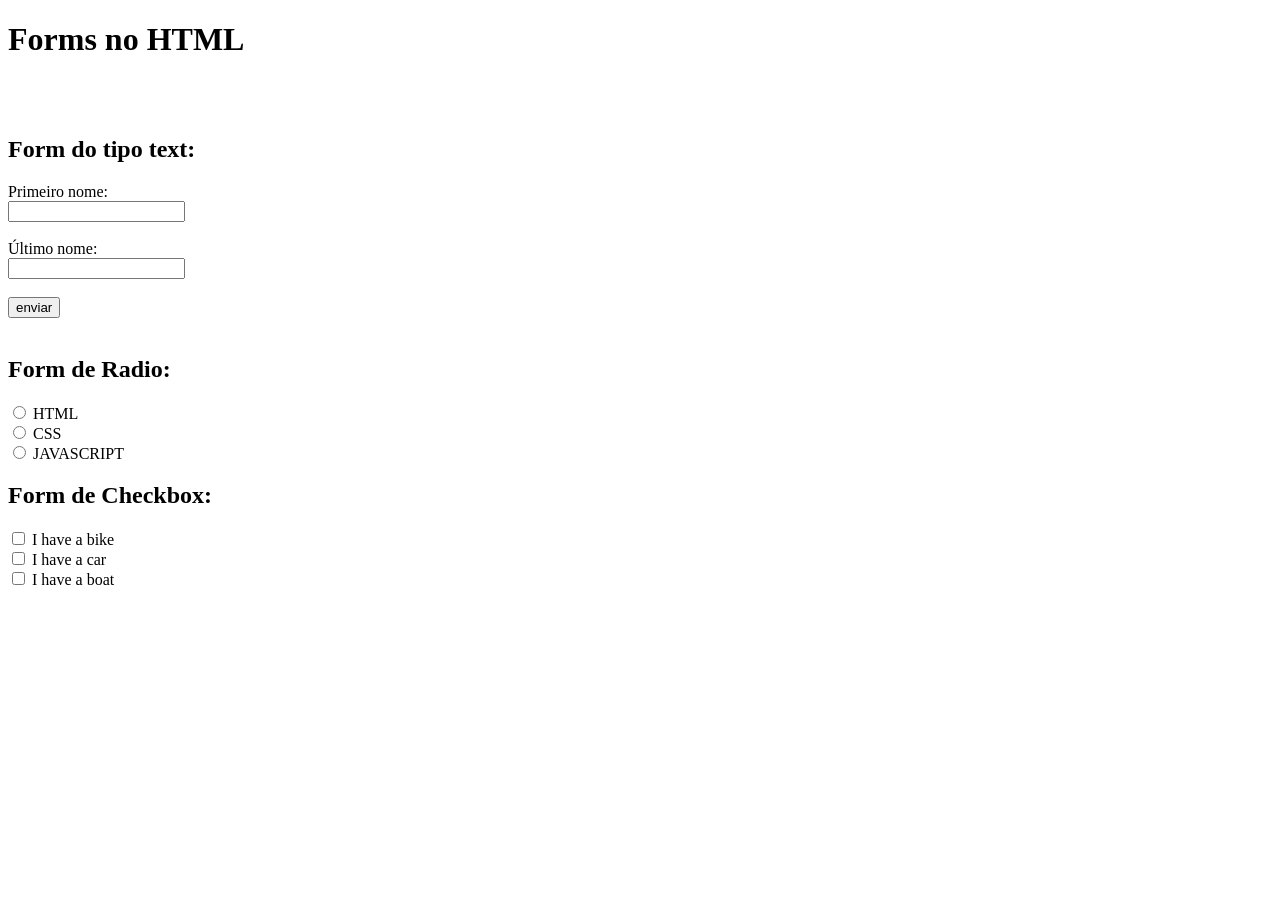
<file: Proa-HTML-CSS/Exemplos/index7.html>
<!DOCTYPE html>
<html lang="pt-br">

<head>

    <meta charset="UTF-8">
    <meta name="viewport" content="width=device-width, initial-scale=1.0">

    <title>Formulários</title>

</head>

<body>

    <h1>Forms no HTML</h1><br><br>

    <h2>Form do tipo text:</h2>

    <form>

        <label for="fname">Primeiro nome:</label> <br>
        <input type="text" id="fname" name="fname"> <br><br>

        <label for="lname">Último nome:</label> <br>
        <input type="text" id="lname" name="lname"> <br><br>

        <input type="submit" value="enviar"> <br><br>       

    </form>

    <h2>Form de Radio:</h2>

    <form>

        <input type="radio" id="html" name="fav_language" value="HTML">
        <label for="html">HTML</label> <br>

        <input type="radio" id="css" name="fav_language" value="CSS">
        <label for="css">CSS</label> <br>

        <input type="radio" id="javascript" name="fav_language" value="JAVASCRIPT">
        <label for="javascript">JAVASCRIPT</label>

    </form>

    <h2>Form de Checkbox:</h2>

    <input type="checkbox" id="vehicle1" name="vehicle1" value="Bike">
    <label for="vehicle1">I have a bike</label> <br>

    <input type="checkbox" id="vehicle2" name="vehicle2" value="Car">
    <label for="vehicle2">I have a car</label> <br>

    <input type="checkbox" id="vehicle3" name="vehicle3" value="Boat"> 
    <label for="vehicle3">I have a boat</label> <br>

</body>

</html>
</file>
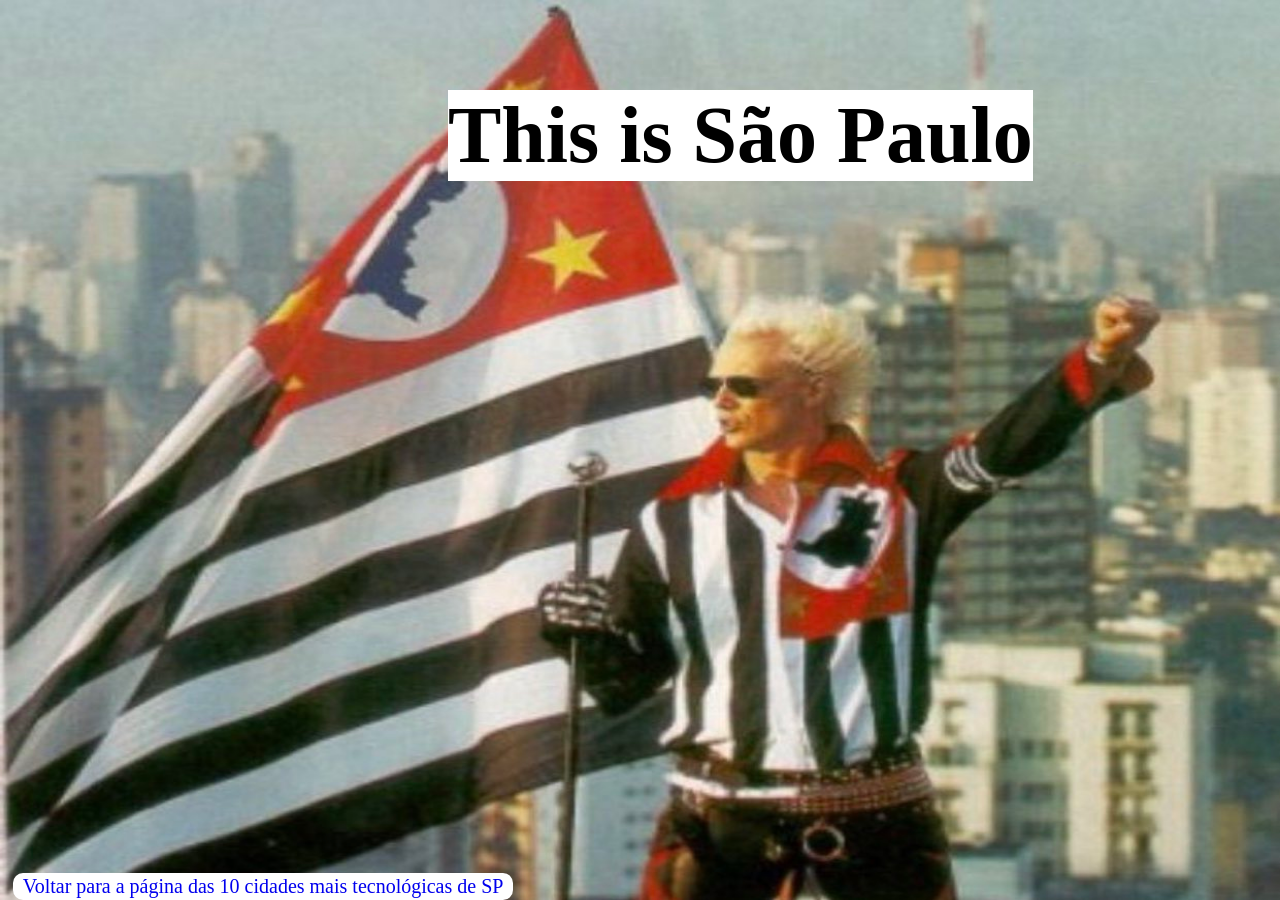
<file: Proa-HTML-CSS/Projeto-10-cidades-sp/saopaulo.html>
<!DOCTYPE html>
<html lang="pt-br">

<head>

    <meta charset="UTF-8">
    <meta name="viewport" content="width=device-width, initial-scale=1.0">
    <title>São Paulo</title>

    <link rel="stylesheet" href="css/style2.css">

</head>

<body>

    <h1>This is São Paulo</h1>
    <br><br><br>

    <img src="img/supla-sp.png" alt="SUPLA" title="SUPLA">

    <a href="index.html">Voltar para a página das 10 cidades mais tecnológicas de SP</a>

</body>

</html>
</file>
<file: Proa-HTML-CSS/Projeto-filme/css/style.css>
*{
    box-sizing: border-box;
    margin:0;
    padding: 0;
    font-family: 'Open Sans', 'Helvetica Neue', Arial, sans-serif;
    scroll-behavior: smooth;
}

body{
    width: 100%;
    height: 1080px;
    display: relative;
    justify-content: center;
}

header{
    position: fixed;
    top: 0;
    left: 0;
    width: 100%;

    display: flex;
    justify-content: center;

    z-index: 1000;
}

main{
    width:100%;
    /* margin: 250px 0px 0px 0px; */
}

footer{
    background-color: black;
    padding: 35px 0;
    
    display: flex;
    flex-direction: column;
    align-items: center;
    gap: 12px;
    text-align: center;
}

#links-rodape{
    display: flex;
    gap: 20px;
}

#links-rodape a{
    color: white;
    text-decoration: none;
    font-size: 14px;
}

#links-rodape a:hover{
    text-decoration: underline;
}

#copyright-rodape{
    color: white;
    font-size: 13px;
    opacity: 0.5;
}

#conteudo-principal{
    display: flex;
    flex-direction: column;
    justify-content: flex-end;
    padding: 0px 32px 100px 32px;
    /* min-height:1080px; */
    min-height: 100vh;
    width :100%;
    font-family: 'Inter', 'Roboto', 'Open Sans', sans-serif;

    background:
    linear-gradient(to top, rgba(0,0,0,1), transparent),
    linear-gradient(to right, rgba(0,0,0,0.8), rgba(0,0,0,0.1)),
    url("../img/kill-bill.png");
    
    background-size: cover;
    background-position: center 30%; 
    background-repeat: no-repeat;
}

nav{
    /* display: flex;
    align-items: center;
    width:100%; */ 

    width: 100%;
    max-width: 96.7%;

    display: flex;
    justify-content: space-between;
    align-items: center;

    padding: 12px 40px;
    margin: 0 auto;

    background: rgba(0, 0, 0, 0.6);
    backdrop-filter: blur(1px);

    border-radius: 12px;

}

#nav-links{
    list-style: none;
    display: flex;
    gap: 1px;
}

#nav-links a{
    font-size: 18px;
    color: #fff;
    text-decoration: none;
    padding: 8px 14px;
    border-radius: 6px;
    /* Faz a transição do "#nav-links a:hover" acontecer com mais fluidez */
    transition: 0.3s;
}

#nav-links li{
    padding: 0 1px;
}

/* Hover = Efeito que ao colocar o mouse em cima, inverte as cores do background e da fonte */
#nav-links a:hover{
    background-color: white;
    color: black;
}

#botao-prime{
    background-color:#1A98FF;
    padding:10px 16px;
    border-radius:8px;
    color:white;
    text-decoration:none;
    font-weight:500;
    /* margin-left:auto; */
}

#botao-prime:hover{
    background-color: #3ba5fc;
}

#logotipo{
    width: 40px;
    height: auto;
    margin-right: 10px;
}

h1{
    font-size: 50px;
    margin: 0;
}

h2{
    font-weight: normal;
    font-size: 20px;
}

#lupa{
    background:none;
    border:none;
    cursor:pointer;
    padding: 2px 5px;
    border-radius: 50%;
    background-color: rgb(157, 157, 157);
}

#lupa:hover{
    background-color: #3BA5FC;
}

#lupa img{
    width:30px;
    height:auto;
}

#perfil{
    background:none;
    border:none;
    cursor:pointer;
    padding: 2px 5px;
    border-radius: 50%;
    background-color: rgb(157, 157, 157);
}

#perfil:hover{
    background-color: #3BA5FC;
}

#perfil img{
    width:30px;
    height:auto;
}

.nav-right{
    display: flex;
    align-items: center;
    justify-content: flex-end;
    gap: 32px;
    margin-left: auto;
    /*background-color: red;*/
}

.genero-filme li{
    padding: 0 1px;
}

.genero-filme{
    padding: 0;
    margin: 10px 0px;
    display: flex;
    gap: 20px;
}

.caracteristicas-filme{
    padding: 0;
    margin: 0;
    list-style: none;
    display: flex;
    gap: 20px;
    opacity: 0.5;
}

#info-prime-video{
    display: flex;
    align-items: center;
    cursor: pointer;
}

#info-prime-video p{
    background-color: rgba(255, 255, 255, 0.2);
    margin: 20px 10px 20px 0px;
    padding: 20px;
    border-radius: 8px;
    color: white;
    font-weight: bold;
    transition: 0.3s;
}
#info-prime-video p:hover{
    background-color: white;
    color: black;
}

#desc-aluguel{
    font-size: 20px;
    color: white;
    opacity: 0.5;
}

#info-filme{
    padding-right: 50%;
    display:flex;    
    flex-direction: column;
    justify-content: flex-end;
    color: white;
    gap: 10px;
} 

#assista-ao-trailer{
    background-color: rgba(255, 255, 255, 0.2);
    width: fit-content;
    padding: 20px;
    margin: 20px 0px 0px 0px;
    border-radius: 8px;
    color: white;
    font-weight: bold;
    transition: 0.3s;
    display: inline-block;
    cursor: pointer;
}

#assista-ao-trailer a{
    text-decoration: none;
    color: white;
}

#assista-ao-trailer:hover{
    background-color: white;
}

#assista-ao-trailer:hover a{
    color: black;
}

#detalhes-filme{
    padding: 0px 32px;
    max-width:100%;
    min-height: 600px;
    background-color: black;
    color: white;
}


#detalhes-filme dt{
    font-weight:bold;
    font-size:20px;
    margin-top:20px;
}

#detalhes-filme dd{
    margin-top:6px;
    color:#aaa;
}

#detalhes-filme a{
    color:white;
}

#section-detalhes-relacionados{
    margin-top: 100px;
}

#section-detalhes-relacionados a:hover{
    color: white;
    text-decoration: underline;
    text-decoration-thickness: 2px;
    transition: .3s;
}

#section-detalhes-relacionados a{
    text-decoration: none;
    color: #a6a6a6;
}
</file>
<file: Proa-HTML-CSS/Projeto-10-cidades-sp/css/style2.css>
body{
    width: 100vw;
    display: flex;
}

 *{
    margin: 0;
} 

a{
    font-size: 20px;
    text-align: center;
    position: absolute;
    top: 97%;
    left: 1%;
    background-color: white;
    text-decoration: none;   
    border-radius: 10px;
    padding: 2px 10px;
}

a:visited{
    color: black;
}

h1{
    font-size: 80px;
    position: absolute;
    top: 10%;
    left: 35%;
    background-color: white
}

img{
    z-index: -2;
    position: absolute;
    width: 100%;
    height: 100%;
    object-fit: fill;
}
</file>
